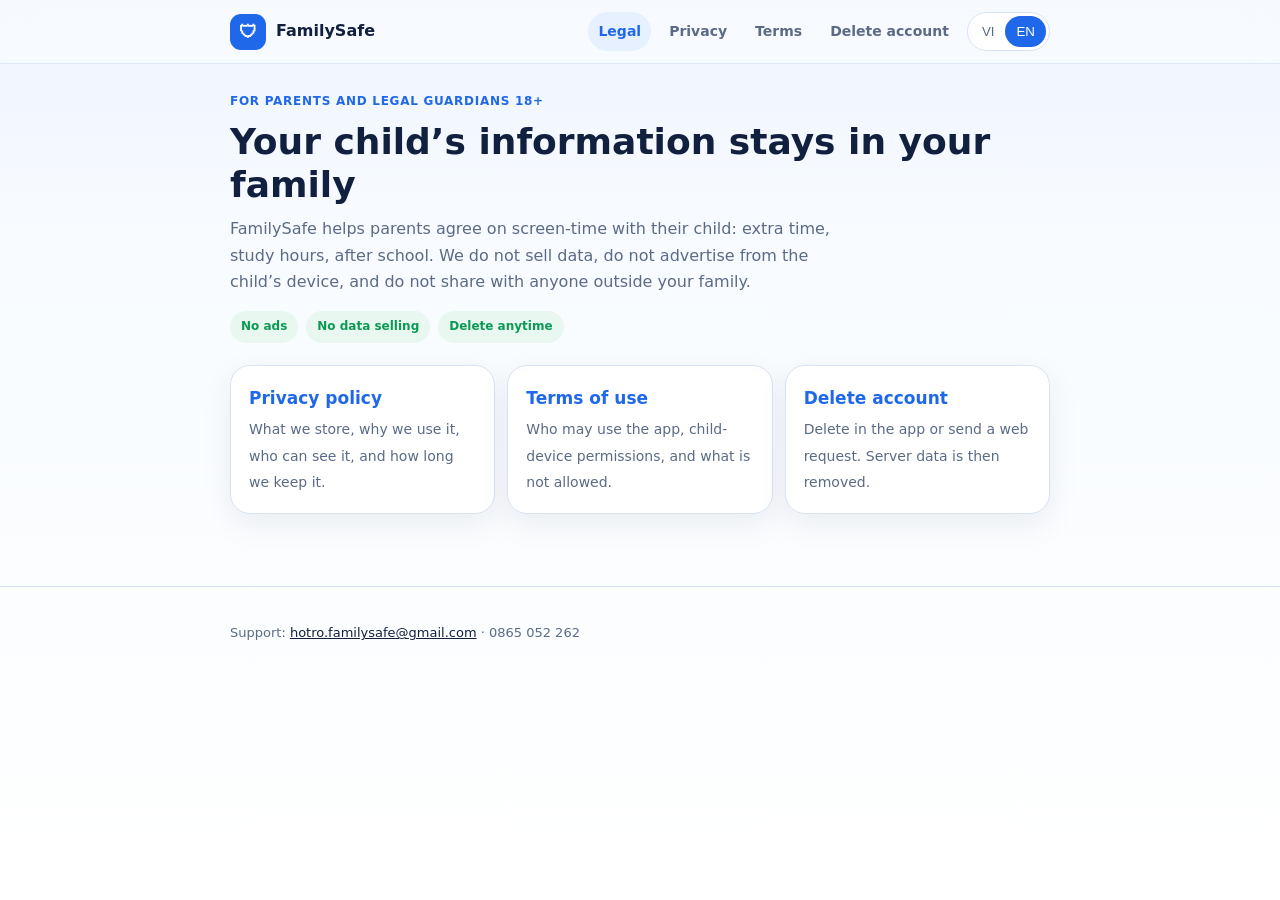
<file: index.html>
<!doctype html>
<html lang="vi">
<head>
  <meta charset="utf-8"/>
  <meta name="viewport" content="width=device-width,initial-scale=1"/>
  <title>FamilySafe · Legal</title>
  <meta name="description" content="Privacy policy, terms, and account deletion for FamilySafe — a parenting app for guardians 18+."/>
  <link rel="stylesheet" href="assets/style.css"/>
</head>
<body>
  <header class="top">
    <div class="wrap top-inner">
      <a class="brand" href="./"><span class="mark" aria-hidden="true">🛡</span>FamilySafe</a>
      <nav class="nav">
        <a class="active" href="./"><span data-lang="vi">Pháp lý</span><span data-lang="en" hidden>Legal</span></a>
        <a href="privacy/"><span data-lang="vi">Quyền riêng tư</span><span data-lang="en" hidden>Privacy</span></a>
        <a href="terms/"><span data-lang="vi">Điều khoản</span><span data-lang="en" hidden>Terms</span></a>
        <a href="delete-account/"><span data-lang="vi">Xóa tài khoản</span><span data-lang="en" hidden>Delete account</span></a>
        <div class="lang" role="group" aria-label="Language">
          <button type="button" data-set-lang="vi" aria-pressed="true">VI</button>
          <button type="button" data-set-lang="en" aria-pressed="false">EN</button>
        </div>
      </nav>
    </div>
  </header>
  <main class="wrap">
    <section class="hero">
      <p class="kicker" data-lang="vi">Dành cho bố mẹ / người giám hộ 18+</p>
      <p class="kicker" data-lang="en" hidden>For parents and legal guardians 18+</p>
      <h1 data-lang="vi">Thông tin của con chỉ dành cho gia đình bạn</h1>
      <h1 data-lang="en" hidden>Your child’s information stays in your family</h1>
      <p class="lede" data-lang="vi">FamilySafe giúp bố mẹ thống nhất giờ chơi điện thoại với con: xin thêm giờ, lịch học, tan học. Chúng tôi không bán dữ liệu, không chạy quảng cáo từ máy con, và không chia sẻ cho người ngoài gia đình.</p>
      <p class="lede" data-lang="en" hidden>FamilySafe helps parents agree on screen-time with their child: extra time, study hours, after school. We do not sell data, do not advertise from the child’s device, and do not share with anyone outside your family.</p>
      <div class="pills">
        <span class="pill" data-lang="vi">Không quảng cáo</span>
        <span class="pill" data-lang="en" hidden>No ads</span>
        <span class="pill" data-lang="vi">Không bán dữ liệu</span>
        <span class="pill" data-lang="en" hidden>No data selling</span>
        <span class="pill" data-lang="vi">Xóa tài khoản bất kỳ lúc nào</span>
        <span class="pill" data-lang="en" hidden>Delete anytime</span>
      </div>
    </section>
    <div class="grid cols-3">
      <a class="home-card" href="privacy/">
        <strong data-lang="vi">Chính sách quyền riêng tư</strong>
        <strong data-lang="en" hidden>Privacy policy</strong>
        <span data-lang="vi">Chúng tôi lưu gì, dùng để làm gì, chia sẻ với ai, và giữ trong bao lâu.</span>
        <span data-lang="en" hidden>What we store, why we use it, who can see it, and how long we keep it.</span>
      </a>
      <a class="home-card" href="terms/">
        <strong data-lang="vi">Điều khoản sử dụng</strong>
        <strong data-lang="en" hidden>Terms of use</strong>
        <span data-lang="vi">Ai được dùng app, quyền trên máy con, và những việc không được làm.</span>
        <span data-lang="en" hidden>Who may use the app, child-device permissions, and what is not allowed.</span>
      </a>
      <a class="home-card" href="delete-account/">
        <strong data-lang="vi">Xóa tài khoản</strong>
        <strong data-lang="en" hidden>Delete account</strong>
        <span data-lang="vi">Xóa trong app hoặc gửi yêu cầu trên web. Dữ liệu trên máy chủ sẽ bị xóa.</span>
        <span data-lang="en" hidden>Delete in the app or send a web request. Server data is then removed.</span>
      </a>
    </div>
  </main>
  <footer class="foot">
    <div class="wrap">
      <p data-lang="vi">Hỗ trợ: <a href="mailto:hotro.familysafe@gmail.com">hotro.familysafe@gmail.com</a> · 0865 052 262</p>
      <p data-lang="en" hidden>Support: <a href="mailto:hotro.familysafe@gmail.com">hotro.familysafe@gmail.com</a> · 0865 052 262</p>
    </div>
  </footer>
  <script src="assets/site.js"></script>
</body>
</html>
</file>
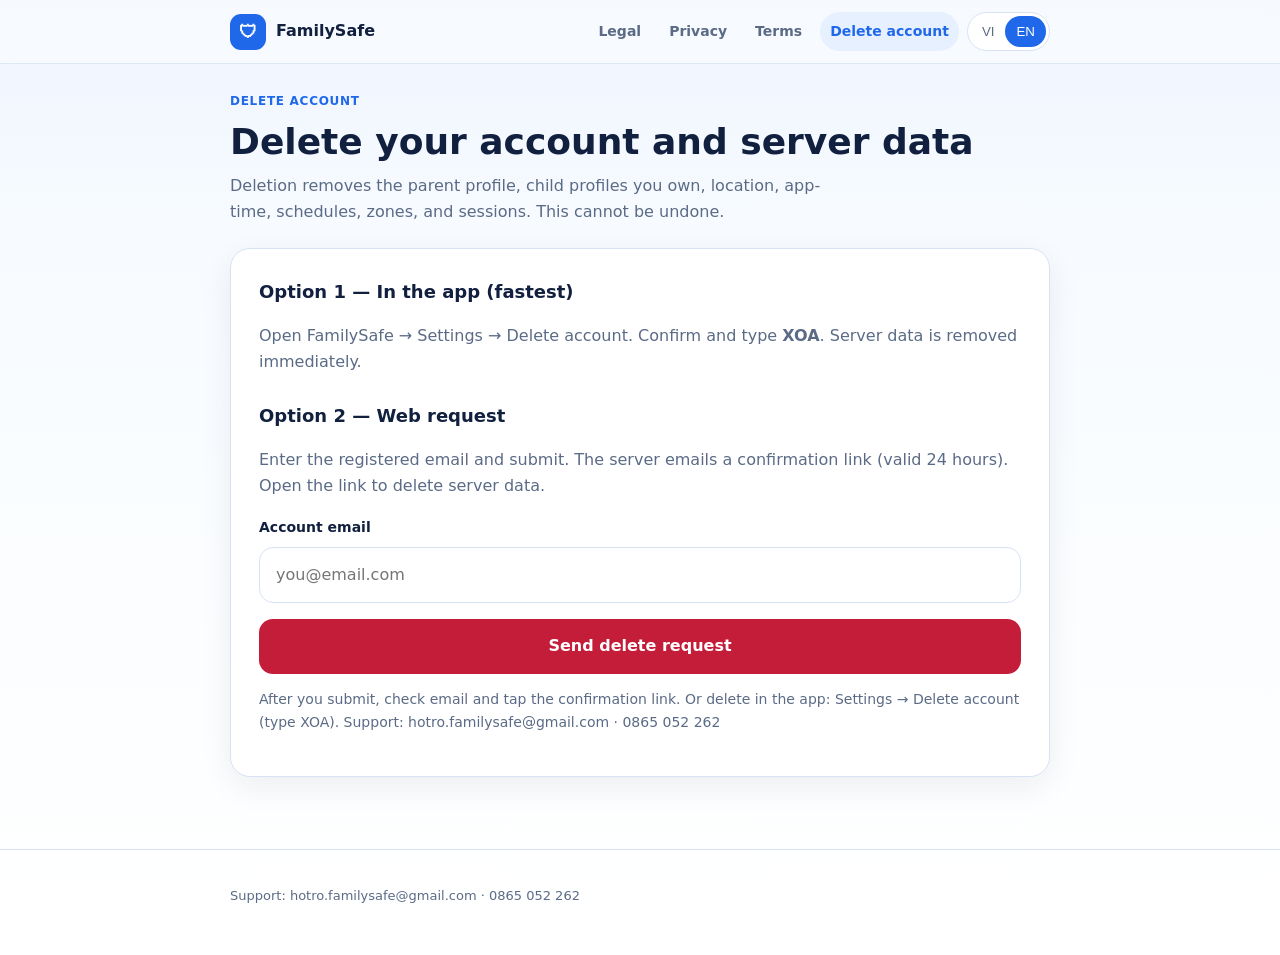
<file: delete-account/index.html>
<!doctype html>
<html lang="vi">
<head>
  <meta charset="utf-8"/>
  <meta name="viewport" content="width=device-width,initial-scale=1"/>
  <title>FamilySafe · Delete account</title>
  <meta name="description" content="Delete your FamilySafe account in the app or by email. Server data is removed and cannot be restored."/>
  <link rel="stylesheet" href="../assets/style.css"/>
</head>
<body>
  <header class="top">
    <div class="wrap top-inner">
      <a class="brand" href="../"><span class="mark" aria-hidden="true">🛡</span>FamilySafe</a>
      <nav class="nav">
        <a href="../"><span data-lang="vi">Pháp lý</span><span data-lang="en" hidden>Legal</span></a>
        <a href="../privacy/"><span data-lang="vi">Quyền riêng tư</span><span data-lang="en" hidden>Privacy</span></a>
        <a href="../terms/"><span data-lang="vi">Điều khoản</span><span data-lang="en" hidden>Terms</span></a>
        <a class="active" href="./"><span data-lang="vi">Xóa tài khoản</span><span data-lang="en" hidden>Delete account</span></a>
        <div class="lang" role="group" aria-label="Language">
          <button type="button" data-set-lang="vi" aria-pressed="true">VI</button>
          <button type="button" data-set-lang="en" aria-pressed="false">EN</button>
        </div>
      </nav>
    </div>
  </header>
  <main class="wrap">
    <section class="hero">
      <p class="kicker" data-lang="vi">Xóa tài khoản</p>
      <p class="kicker" data-lang="en" hidden>Delete account</p>
      <h1 data-lang="vi">Xóa tài khoản và dữ liệu trên máy chủ</h1>
      <h1 data-lang="en" hidden>Delete your account and server data</h1>
      <p class="lede" data-lang="vi">Xóa sẽ gỡ hồ sơ bố/mẹ, hồ sơ con do bạn sở hữu, vị trí, thời gian dùng app, lịch, khu vực và phiên đăng nhập. Không khôi phục được.</p>
      <p class="lede" data-lang="en" hidden>Deletion removes the parent profile, child profiles you own, location, app-time, schedules, zones, and sessions. This cannot be undone.</p>
    </section>
    <div class="card">
      <div data-lang="vi">
        <h2>Cách 1 — Trong app (nhanh)</h2>
        <p>Mở FamilySafe → Cài đặt → Xóa tài khoản. Xác nhận và gõ <strong>XOA</strong>. Dữ liệu trên máy chủ bị xóa ngay.</p>
        <h2>Cách 2 — Gửi yêu cầu trên web</h2>
        <p>Điền email đã đăng ký rồi gửi. Máy chủ gửi liên kết xác nhận (hết hạn 24 giờ). Bấm liên kết để xóa dữ liệu trên máy chủ.</p>
      </div>
      <div data-lang="en" hidden>
        <h2>Option 1 — In the app (fastest)</h2>
        <p>Open FamilySafe → Settings → Delete account. Confirm and type <strong>XOA</strong>. Server data is removed immediately.</p>
        <h2>Option 2 — Web request</h2>
        <p>Enter the registered email and submit. The server emails a confirmation link (valid 24 hours). Open the link to delete server data.</p>
      </div>
      <form id="delete-form" method="post" action="https://familysafe.vm200.src.io.vn/api/delete-account">
        <label for="email"><span data-lang="vi">Email tài khoản</span><span data-lang="en" hidden>Account email</span></label>
        <input id="email" name="email" type="email" required maxlength="254" autocomplete="email" placeholder="you@email.com"/>
        <button class="btn btn-danger" type="submit">
          <span data-lang="vi">Gửi yêu cầu xóa</span>
          <span data-lang="en" hidden>Send delete request</span>
        </button>
      </form>
      <p class="note" data-lang="vi">Sau khi gửi, kiểm tra email và bấm liên kết xác nhận. Hoặc xóa ngay trong app: Cài đặt → Xóa tài khoản (gõ XOA). Hỗ trợ: hotro.familysafe@gmail.com · 0865 052 262</p>
      <p class="note" data-lang="en" hidden>After you submit, check email and tap the confirmation link. Or delete in the app: Settings → Delete account (type XOA). Support: hotro.familysafe@gmail.com · 0865 052 262</p>
    </div>
  </main>
  <footer class="foot">
    <div class="wrap">
      <p data-lang="vi">Hỗ trợ: hotro.familysafe@gmail.com · 0865 052 262</p>
      <p data-lang="en" hidden>Support: hotro.familysafe@gmail.com · 0865 052 262</p>
    </div>
  </footer>
  <script src="../assets/site.js"></script>
</body>
</html>
</file>
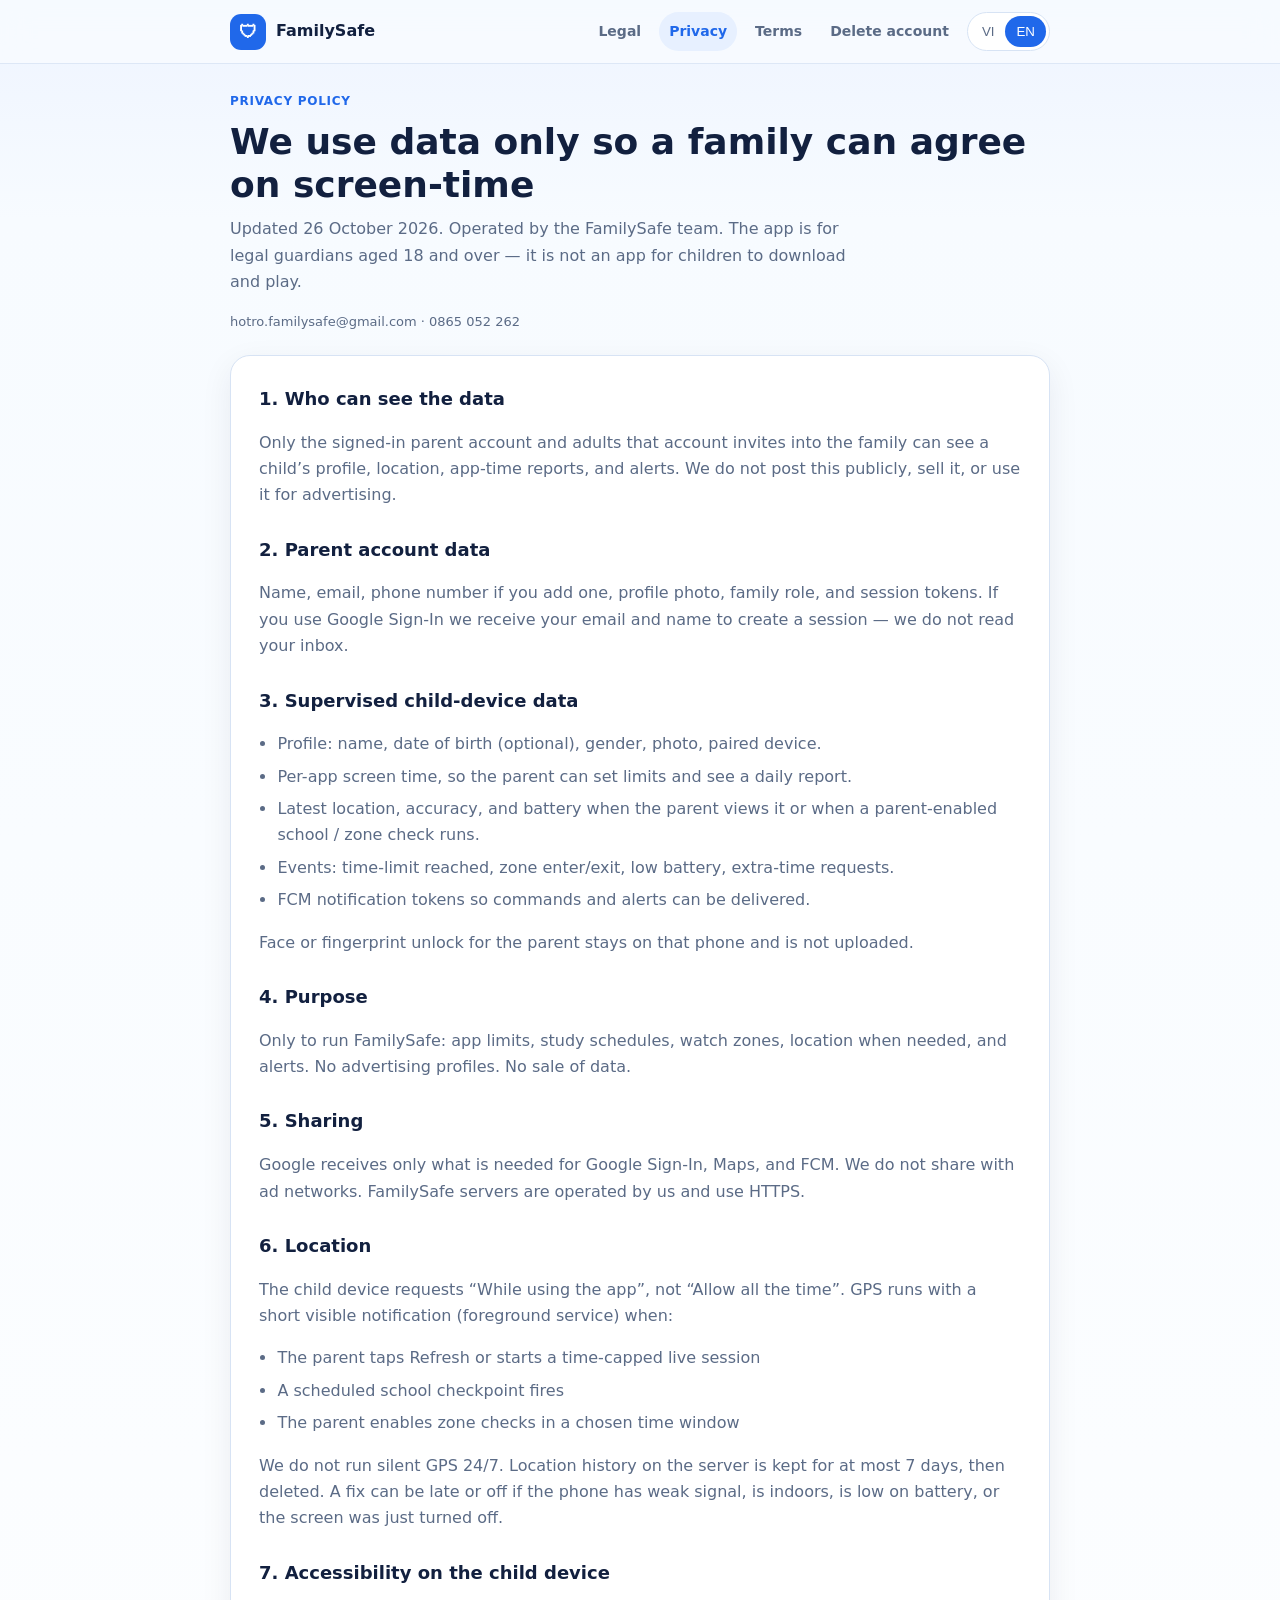
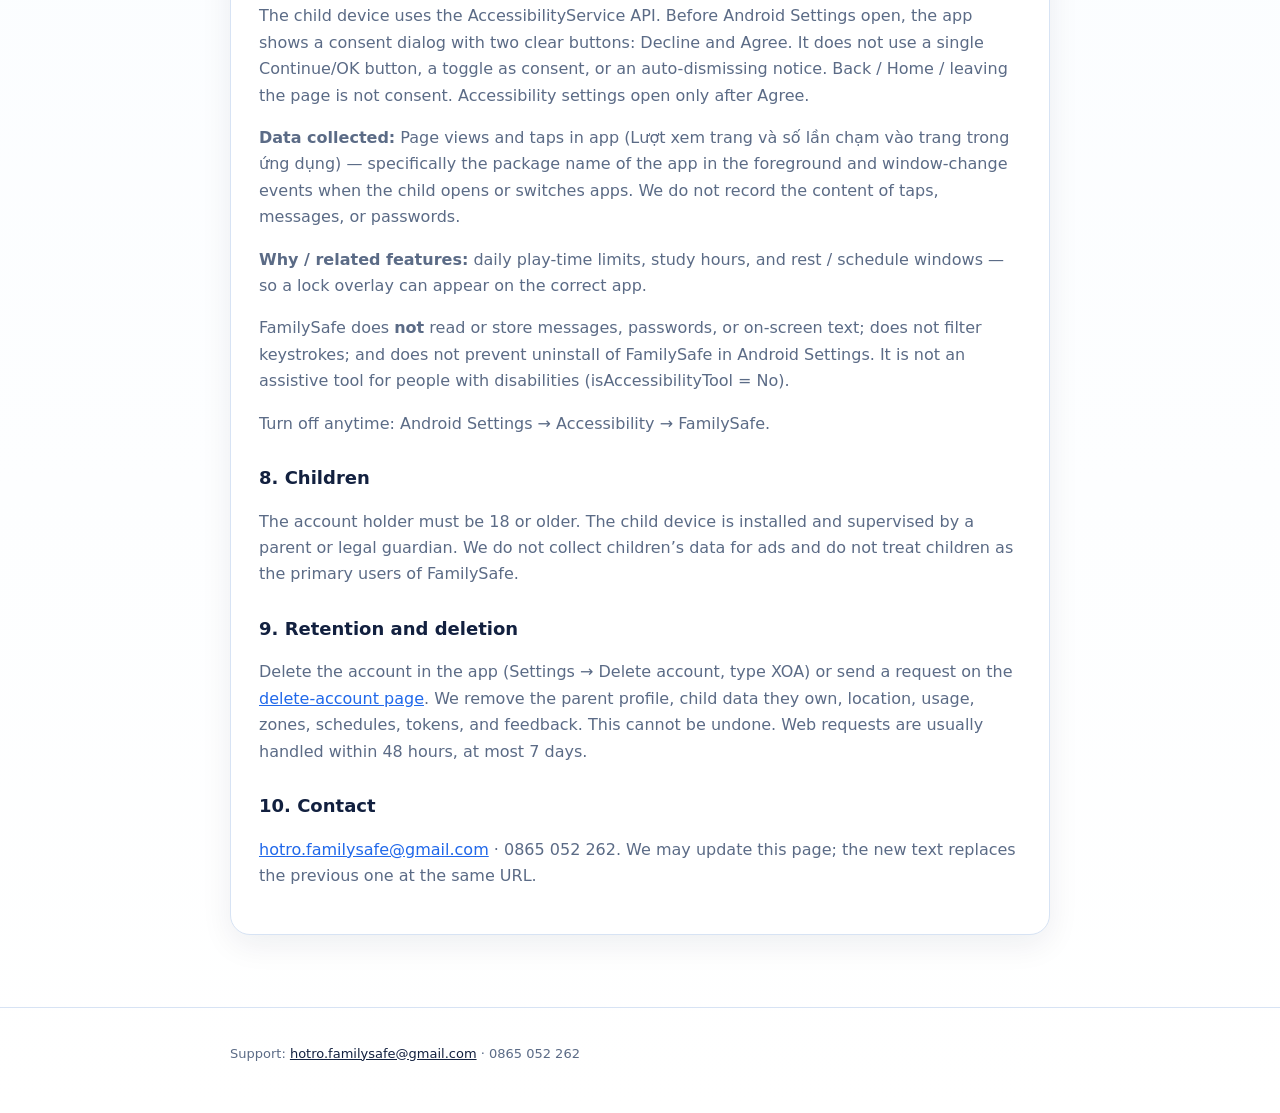
<file: privacy/index.html>
<!doctype html>
<html lang="vi">
<head>
  <meta charset="utf-8"/>
  <meta name="viewport" content="width=device-width,initial-scale=1"/>
  <title>FamilySafe · Privacy policy</title>
  <meta name="description" content="FamilySafe privacy policy: parent accounts, supervised child devices, location when needed, no ads, account deletion."/>
  <link rel="stylesheet" href="../assets/style.css"/>
</head>
<body>
  <header class="top">
    <div class="wrap top-inner">
      <a class="brand" href="../"><span class="mark" aria-hidden="true">🛡</span>FamilySafe</a>
      <nav class="nav">
        <a href="../"><span data-lang="vi">Pháp lý</span><span data-lang="en" hidden>Legal</span></a>
        <a class="active" href="./"><span data-lang="vi">Quyền riêng tư</span><span data-lang="en" hidden>Privacy</span></a>
        <a href="../terms/"><span data-lang="vi">Điều khoản</span><span data-lang="en" hidden>Terms</span></a>
        <a href="../delete-account/"><span data-lang="vi">Xóa tài khoản</span><span data-lang="en" hidden>Delete account</span></a>
        <div class="lang" role="group" aria-label="Language">
          <button type="button" data-set-lang="vi" aria-pressed="true">VI</button>
          <button type="button" data-set-lang="en" aria-pressed="false">EN</button>
        </div>
      </nav>
    </div>
  </header>
  <main class="wrap">
    <section class="hero">
      <p class="kicker" data-lang="vi">Chính sách quyền riêng tư</p>
      <p class="kicker" data-lang="en" hidden>Privacy policy</p>
      <h1 data-lang="vi">Chúng tôi chỉ dùng dữ liệu để cả nhà thống nhất giờ chơi</h1>
      <h1 data-lang="en" hidden>We use data only so a family can agree on screen-time</h1>
      <p class="lede" data-lang="vi">Cập nhật 26/10/2026. FamilySafe do nhóm FamilySafe vận hành. App dành cho người giám hộ từ 18 tuổi — không phải app cho trẻ tự tải và chơi.</p>
      <p class="lede" data-lang="en" hidden>Updated 26 October 2026. Operated by the FamilySafe team. The app is for legal guardians aged 18 and over — it is not an app for children to download and play.</p>
      <p class="meta">hotro.familysafe@gmail.com · 0865 052 262</p>
    </section>
    <div class="card">
      <div data-lang="vi">
        <h2>1. Ai xem được dữ liệu</h2>
        <p>Tài khoản bố/mẹ đã đăng nhập, và người lớn được chủ tài khoản mời vào gia đình, mới xem được hồ sơ con, vị trí, thời gian dùng app và cảnh báo. Chúng tôi không đăng công khai, không bán, không dùng cho quảng cáo.</p>
        <h2>2. Dữ liệu tài khoản bố/mẹ</h2>
        <p>Họ tên, email, số điện thoại (nếu bạn điền), ảnh đại diện, vai trò trong gia đình, token phiên đăng nhập. Nếu đăng nhập Google, chúng tôi nhận email và tên từ Google để tạo phiên — không đọc hộp thư của bạn.</p>
        <h2>3. Dữ liệu máy con (do bố mẹ giám sát)</h2>
        <ul>
          <li>Hồ sơ: tên, ngày sinh (không bắt buộc), giới tính, ảnh, thiết bị đã ghép.</li>
          <li>Thời gian dùng từng ứng dụng, để đặt giới hạn và xem báo cáo trong ngày.</li>
          <li>Vị trí gần nhất, độ chính xác, pin, khi bố mẹ xem hoặc khi có mốc kiểm tra / khu vực bố mẹ đã bật.</li>
          <li>Sự kiện: hết giờ app, đến/rời khu vực, pin yếu, yêu cầu thêm giờ.</li>
          <li>Token thông báo (FCM) để gửi lệnh và cảnh báo.</li>
        </ul>
        <p>Khuôn mặt hoặc vân tay (đăng nhập nhanh) chỉ lưu trên điện thoại bố mẹ, không gửi lên máy chủ.</p>
        <h2>4. Mục đích</h2>
        <p>Chỉ để chạy FamilySafe: giới hạn app, lịch học, khu vực theo dõi, vị trí khi cần, cảnh báo. Không tạo hồ sơ quảng cáo. Không bán dữ liệu.</p>
        <h2>5. Chia sẻ</h2>
        <p>Google chỉ nhận dữ liệu tối thiểu để Đăng nhập Google, Bản đồ, và thông báo FCM hoạt động. Không chia cho mạng quảng cáo. Máy chủ FamilySafe do chúng tôi vận hành, truyền HTTPS.</p>
        <h2>6. Vị trí</h2>
        <p>Máy con xin quyền “Khi dùng ứng dụng”, không xin “Cho phép mọi lúc”. GPS chạy kèm thông báo ngắn (foreground service) khi:</p>
        <ul>
          <li>Bố mẹ bấm Làm mới hoặc bật theo dõi trực tiếp có thời hạn</li>
          <li>Đến mốc kiểm tra trường theo lịch</li>
          <li>Bố mẹ bật kiểm tra khu vực trong khung giờ đã chọn</li>
        </ul>
        <p>Không bật GPS im lặng 24/7. Lịch sử vị trí trên máy chủ giữ tối đa 7 ngày rồi xóa. Vị trí có thể chậm hoặc lệch khi máy con yếu sóng, ở trong nhà, pin yếu hoặc vừa tắt màn hình.</p>
        <h2>7. Quyền Trợ năng trên máy con</h2>
        <p>Máy con dùng API AccessibilityService. Trước khi mở Cài đặt Android, app hiện hộp thoại xin phép với hai nút rõ ràng: Decline / Không đồng ý và Agree / Đồng ý. Không dùng một nút Continue/OK, không dùng công tắc làm đồng ý, không tự đóng. Back / Home / rời trang không được tính là đồng ý. Chỉ sau khi bấm Agree mới mở trang Trợ năng.</p>
        <p><strong>Dữ liệu thu thập:</strong> Page views and taps in app / Lượt xem trang và số lần chạm vào trang trong ứng dụng — cụ thể là tên gói ứng dụng đang mở và sự kiện đổi cửa sổ khi con mở / chuyển app. Không ghi nội dung lần chạm, tin nhắn hay mật khẩu.</p>
        <p><strong>Vì sao / tính năng:</strong> giới hạn giờ chơi trong ngày, giờ học, tạm nghỉ / khung giờ — để hiện màn tạm nghỉ đúng app.</p>
        <p>FamilySafe <strong>không</strong>: đọc hay lưu tin nhắn, mật khẩu, chữ trên màn hình; lọc phím; chặn gỡ FamilySafe trong Cài đặt Android. Không phải công cụ hỗ trợ người khuyết tật (isAccessibilityTool = Không).</p>
        <p>Tắt bất cứ lúc nào: Cài đặt Android → Trợ năng → FamilySafe.</p>
        <h2>8. Trẻ em</h2>
        <p>Người tạo tài khoản phải từ 18 tuổi. Máy con do bố mẹ / người giám hộ cài và giám sát. Chúng tôi không thu thập dữ liệu từ trẻ để quảng cáo và không nhắm FamilySafe vào trẻ như người dùng chính.</p>
        <h2>9. Lưu trữ và xóa</h2>
        <p>Bạn xóa tài khoản trong app (Cài đặt → Xóa tài khoản, gõ XOA) hoặc gửi yêu cầu tại <a href="../delete-account/">trang xóa tài khoản</a>. Chúng tôi xóa hồ sơ bố mẹ, dữ liệu con do bạn sở hữu, vị trí, usage, khu vực, lịch, token và phản hồi. Không khôi phục được. Yêu cầu web thường xử lý trong 48 giờ, tối đa 7 ngày.</p>
        <h2>10. Liên hệ</h2>
        <p><a href="mailto:hotro.familysafe@gmail.com">hotro.familysafe@gmail.com</a> · 0865 052 262. Chúng tôi có thể cập nhật trang này; bản mới thay thế bản cũ trên cùng địa chỉ.</p>
      </div>
      <div data-lang="en" hidden>
        <h2>1. Who can see the data</h2>
        <p>Only the signed-in parent account and adults that account invites into the family can see a child’s profile, location, app-time reports, and alerts. We do not post this publicly, sell it, or use it for advertising.</p>
        <h2>2. Parent account data</h2>
        <p>Name, email, phone number if you add one, profile photo, family role, and session tokens. If you use Google Sign-In we receive your email and name to create a session — we do not read your inbox.</p>
        <h2>3. Supervised child-device data</h2>
        <ul>
          <li>Profile: name, date of birth (optional), gender, photo, paired device.</li>
          <li>Per-app screen time, so the parent can set limits and see a daily report.</li>
          <li>Latest location, accuracy, and battery when the parent views it or when a parent-enabled school / zone check runs.</li>
          <li>Events: time-limit reached, zone enter/exit, low battery, extra-time requests.</li>
          <li>FCM notification tokens so commands and alerts can be delivered.</li>
        </ul>
        <p>Face or fingerprint unlock for the parent stays on that phone and is not uploaded.</p>
        <h2>4. Purpose</h2>
        <p>Only to run FamilySafe: app limits, study schedules, watch zones, location when needed, and alerts. No advertising profiles. No sale of data.</p>
        <h2>5. Sharing</h2>
        <p>Google receives only what is needed for Google Sign-In, Maps, and FCM. We do not share with ad networks. FamilySafe servers are operated by us and use HTTPS.</p>
        <h2>6. Location</h2>
        <p>The child device requests “While using the app”, not “Allow all the time”. GPS runs with a short visible notification (foreground service) when:</p>
        <ul>
          <li>The parent taps Refresh or starts a time-capped live session</li>
          <li>A scheduled school checkpoint fires</li>
          <li>The parent enables zone checks in a chosen time window</li>
        </ul>
        <p>We do not run silent GPS 24/7. Location history on the server is kept for at most 7 days, then deleted. A fix can be late or off if the phone has weak signal, is indoors, is low on battery, or the screen was just turned off.</p>
        <h2>7. Accessibility on the child device</h2>
        <p>The child device uses the AccessibilityService API. Before Android Settings open, the app shows a consent dialog with two clear buttons: Decline and Agree. It does not use a single Continue/OK button, a toggle as consent, or an auto-dismissing notice. Back / Home / leaving the page is not consent. Accessibility settings open only after Agree.</p>
        <p><strong>Data collected:</strong> Page views and taps in app (Lượt xem trang và số lần chạm vào trang trong ứng dụng) — specifically the package name of the app in the foreground and window-change events when the child opens or switches apps. We do not record the content of taps, messages, or passwords.</p>
        <p><strong>Why / related features:</strong> daily play-time limits, study hours, and rest / schedule windows — so a lock overlay can appear on the correct app.</p>
        <p>FamilySafe does <strong>not</strong> read or store messages, passwords, or on-screen text; does not filter keystrokes; and does not prevent uninstall of FamilySafe in Android Settings. It is not an assistive tool for people with disabilities (isAccessibilityTool = No).</p>
        <p>Turn off anytime: Android Settings → Accessibility → FamilySafe.</p>
        <h2>8. Children</h2>
        <p>The account holder must be 18 or older. The child device is installed and supervised by a parent or legal guardian. We do not collect children’s data for ads and do not treat children as the primary users of FamilySafe.</p>
        <h2>9. Retention and deletion</h2>
        <p>Delete the account in the app (Settings → Delete account, type XOA) or send a request on the <a href="../delete-account/">delete-account page</a>. We remove the parent profile, child data they own, location, usage, zones, schedules, tokens, and feedback. This cannot be undone. Web requests are usually handled within 48 hours, at most 7 days.</p>
        <h2>10. Contact</h2>
        <p><a href="mailto:hotro.familysafe@gmail.com">hotro.familysafe@gmail.com</a> · 0865 052 262. We may update this page; the new text replaces the previous one at the same URL.</p>
      </div>
    </div>
  </main>
  <footer class="foot">
    <div class="wrap">
      <p data-lang="vi">Hỗ trợ: <a href="mailto:hotro.familysafe@gmail.com">hotro.familysafe@gmail.com</a> · 0865 052 262</p>
      <p data-lang="en" hidden>Support: <a href="mailto:hotro.familysafe@gmail.com">hotro.familysafe@gmail.com</a> · 0865 052 262</p>
    </div>
  </footer>
  <script src="../assets/site.js"></script>
</body>
</html>
</file>
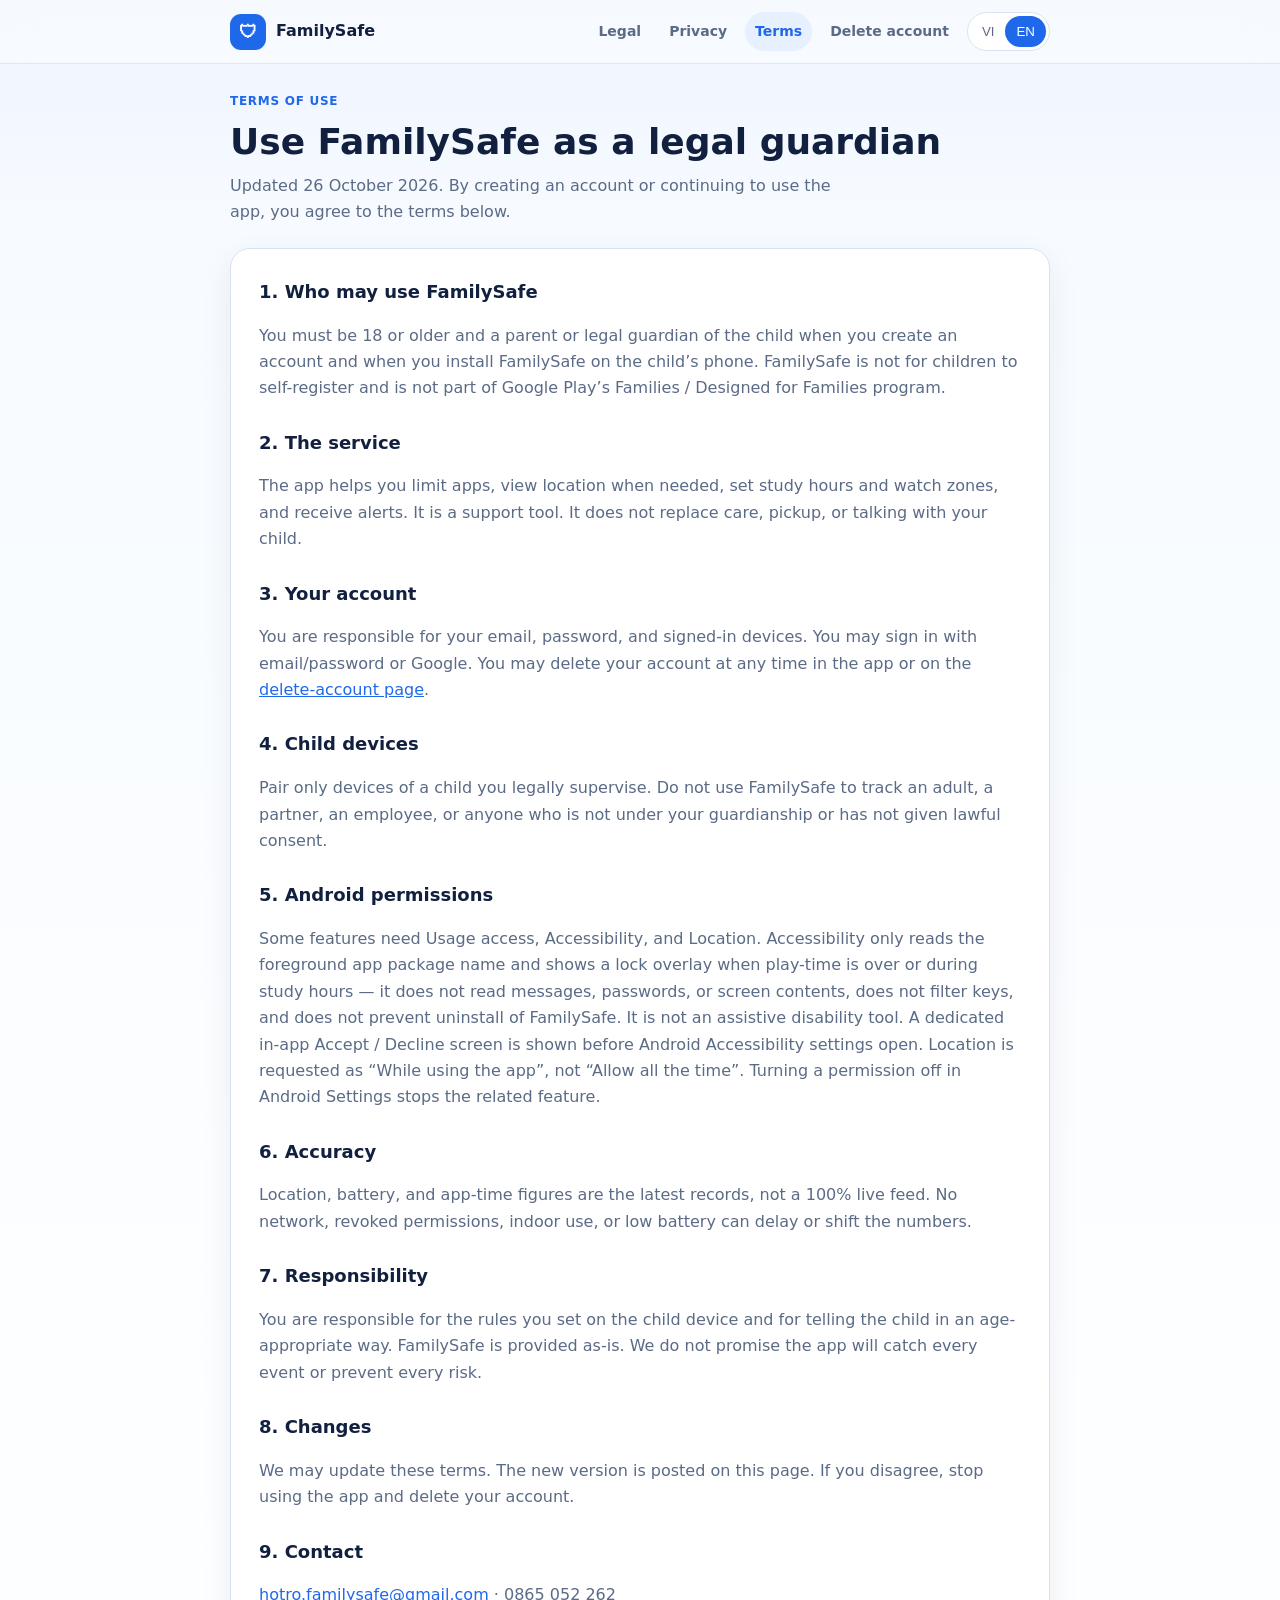
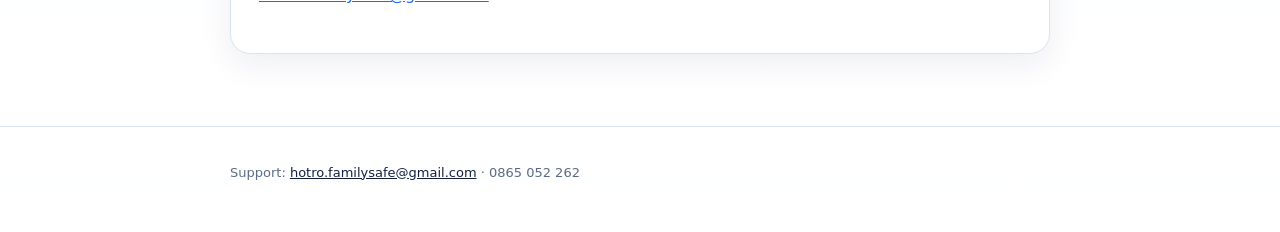
<file: terms/index.html>
<!doctype html>
<html lang="vi">
<head>
  <meta charset="utf-8"/>
  <meta name="viewport" content="width=device-width,initial-scale=1"/>
  <title>FamilySafe · Terms of use</title>
  <meta name="description" content="FamilySafe terms: 18+ parenting app, supervised child devices, Android permissions, no silent 24/7 tracking."/>
  <link rel="stylesheet" href="../assets/style.css"/>
</head>
<body>
  <header class="top">
    <div class="wrap top-inner">
      <a class="brand" href="../"><span class="mark" aria-hidden="true">🛡</span>FamilySafe</a>
      <nav class="nav">
        <a href="../"><span data-lang="vi">Pháp lý</span><span data-lang="en" hidden>Legal</span></a>
        <a href="../privacy/"><span data-lang="vi">Quyền riêng tư</span><span data-lang="en" hidden>Privacy</span></a>
        <a class="active" href="./"><span data-lang="vi">Điều khoản</span><span data-lang="en" hidden>Terms</span></a>
        <a href="../delete-account/"><span data-lang="vi">Xóa tài khoản</span><span data-lang="en" hidden>Delete account</span></a>
        <div class="lang" role="group" aria-label="Language">
          <button type="button" data-set-lang="vi" aria-pressed="true">VI</button>
          <button type="button" data-set-lang="en" aria-pressed="false">EN</button>
        </div>
      </nav>
    </div>
  </header>
  <main class="wrap">
    <section class="hero">
      <p class="kicker" data-lang="vi">Điều khoản sử dụng</p>
      <p class="kicker" data-lang="en" hidden>Terms of use</p>
      <h1 data-lang="vi">Dùng FamilySafe đúng với vai trò người giám hộ</h1>
      <h1 data-lang="en" hidden>Use FamilySafe as a legal guardian</h1>
      <p class="lede" data-lang="vi">Cập nhật 26/10/2026. Khi tạo tài khoản hoặc tiếp tục dùng app, bạn đồng ý với các điều dưới đây.</p>
      <p class="lede" data-lang="en" hidden>Updated 26 October 2026. By creating an account or continuing to use the app, you agree to the terms below.</p>
    </section>
    <div class="card">
      <div data-lang="vi">
        <h2>1. Đối tượng</h2>
        <p>Bạn phải từ 18 tuổi và là bố/mẹ hoặc người giám hộ hợp pháp của trẻ khi tạo tài khoản và khi cài FamilySafe lên máy của trẻ. FamilySafe không dành cho trẻ tự đăng ký, không tham gia chương trình Families / Designed for Families.</p>
        <h2>2. Dịch vụ</h2>
        <p>App giúp giới hạn ứng dụng, xem vị trí khi cần, đặt lịch học và khu vực theo dõi, nhận cảnh báo. Đây là công cụ hỗ trợ. Không thay thế việc chăm sóc, đón đưa hay nói chuyện trực tiếp với con.</p>
        <h2>3. Tài khoản</h2>
        <p>Bạn chịu trách nhiệm bảo mật email, mật khẩu và máy đã đăng nhập. Có thể đăng nhập bằng email/mật khẩu hoặc Google. Được quyền xóa tài khoản bất cứ lúc nào trong app hoặc trên <a href="../delete-account/">trang xóa tài khoản</a>.</p>
        <h2>4. Máy con</h2>
        <p>Chỉ ghép thiết bị của trẻ bạn đang giám sát. Không dùng FamilySafe để theo dõi người lớn, bạn đời, nhân viên, hoặc bất kỳ ai không thuộc quyền giám hộ / không đồng ý hợp pháp.</p>
        <h2>5. Quyền trên Android</h2>
        <p>Một số tính năng cần Thời gian sử dụng, Trợ năng và Vị trí. Trợ năng chỉ lấy tên app đang mở và hiện màn hình khi hết giờ chơi hoặc giờ học — không đọc tin nhắn / mật khẩu / nội dung màn hình, không lọc phím, không chặn gỡ FamilySafe. Không phải công cụ khuyết tật. Trước khi mở Cài đặt Trợ năng, app hiện màn Accept / Decline trong app. Vị trí xin “Khi dùng ứng dụng”, không xin “mọi lúc”. Tắt quyền trong Cài đặt Android thì tính năng tương ứng dừng.</p>
        <h2>6. Độ chính xác</h2>
        <p>Vị trí, pin và thời gian dùng app là bản ghi gần nhất, không phải theo dõi tức thì 100%. Mất mạng, tắt quyền, ở trong nhà hoặc pin yếu có thể làm số liệu chậm hoặc lệch.</p>
        <h2>7. Nội dung và trách nhiệm</h2>
        <p>Bạn chịu trách nhiệm về luật đặt trên máy con và việc thông báo cho con ở mức phù hợp lứa tuổi. FamilySafe được cung cấp “nguyên trạng”. Chúng tôi không cam bảo app phát hiện mọi sự việc hay ngăn mọi rủi ro.</p>
        <h2>8. Thay đổi</h2>
        <p>Chúng tôi có thể cập nhật điều khoản. Bản mới được đăng trên trang này. Nếu không đồng ý, hãy ngừng dùng app và xóa tài khoản.</p>
        <h2>9. Liên hệ</h2>
        <p><a href="mailto:hotro.familysafe@gmail.com">hotro.familysafe@gmail.com</a> · 0865 052 262</p>
      </div>
      <div data-lang="en" hidden>
        <h2>1. Who may use FamilySafe</h2>
        <p>You must be 18 or older and a parent or legal guardian of the child when you create an account and when you install FamilySafe on the child’s phone. FamilySafe is not for children to self-register and is not part of Google Play’s Families / Designed for Families program.</p>
        <h2>2. The service</h2>
        <p>The app helps you limit apps, view location when needed, set study hours and watch zones, and receive alerts. It is a support tool. It does not replace care, pickup, or talking with your child.</p>
        <h2>3. Your account</h2>
        <p>You are responsible for your email, password, and signed-in devices. You may sign in with email/password or Google. You may delete your account at any time in the app or on the <a href="../delete-account/">delete-account page</a>.</p>
        <h2>4. Child devices</h2>
        <p>Pair only devices of a child you legally supervise. Do not use FamilySafe to track an adult, a partner, an employee, or anyone who is not under your guardianship or has not given lawful consent.</p>
        <h2>5. Android permissions</h2>
        <p>Some features need Usage access, Accessibility, and Location. Accessibility only reads the foreground app package name and shows a lock overlay when play-time is over or during study hours — it does not read messages, passwords, or screen contents, does not filter keys, and does not prevent uninstall of FamilySafe. It is not an assistive disability tool. A dedicated in-app Accept / Decline screen is shown before Android Accessibility settings open. Location is requested as “While using the app”, not “Allow all the time”. Turning a permission off in Android Settings stops the related feature.</p>
        <h2>6. Accuracy</h2>
        <p>Location, battery, and app-time figures are the latest records, not a 100% live feed. No network, revoked permissions, indoor use, or low battery can delay or shift the numbers.</p>
        <h2>7. Responsibility</h2>
        <p>You are responsible for the rules you set on the child device and for telling the child in an age-appropriate way. FamilySafe is provided as-is. We do not promise the app will catch every event or prevent every risk.</p>
        <h2>8. Changes</h2>
        <p>We may update these terms. The new version is posted on this page. If you disagree, stop using the app and delete your account.</p>
        <h2>9. Contact</h2>
        <p><a href="mailto:hotro.familysafe@gmail.com">hotro.familysafe@gmail.com</a> · 0865 052 262</p>
      </div>
    </div>
  </main>
  <footer class="foot">
    <div class="wrap">
      <p data-lang="vi">Hỗ trợ: <a href="mailto:hotro.familysafe@gmail.com">hotro.familysafe@gmail.com</a> · 0865 052 262</p>
      <p data-lang="en" hidden>Support: <a href="mailto:hotro.familysafe@gmail.com">hotro.familysafe@gmail.com</a> · 0865 052 262</p>
    </div>
  </footer>
  <script src="../assets/site.js"></script>
</body>
</html>
</file>
<file: assets/style.css>
:root {
  --bg: #eef4ff;
  --bg2: #f7fbff;
  --ink: #12203f;
  --muted: #5b6b86;
  --link: #2068ea;
  --card: #ffffff;
  --line: #d7e3f4;
  --ok: #0c9955;
  --ok-bg: #e8f7ef;
  --warn: #9a6700;
  --warn-bg: #fff7e8;
  --danger: #c41d3a;
  --shadow: 0 10px 32px rgba(18, 32, 63, 0.07);
  --radius: 20px;
  --max: 820px;
}
* { box-sizing: border-box; }
html { scroll-behavior: smooth; }
body {
  margin: 0;
  min-height: 100vh;
  font: 16px/1.65 "Segoe UI", system-ui, -apple-system, sans-serif;
  color: var(--ink);
  background: linear-gradient(180deg, var(--bg) 0%, var(--bg2) 220px, #fff 100%);
}
a { color: var(--link); }
img { max-width: 100%; }
.wrap { width: min(var(--max), calc(100% - 32px)); margin: 0 auto; }
.top {
  position: sticky; top: 0; z-index: 20;
  backdrop-filter: blur(14px);
  background: rgba(247, 251, 255, 0.88);
  border-bottom: 1px solid rgba(215, 227, 244, 0.8);
}
.top-inner {
  display: flex; flex-wrap: wrap; gap: 12px 16px;
  align-items: center; justify-content: space-between;
  padding: 12px 0;
}
.brand { display: flex; align-items: center; gap: 10px; text-decoration: none; color: var(--ink); font-weight: 800; }
.mark {
  width: 36px; height: 36px; border-radius: 11px;
  background: #2068ea; color: #fff; display: grid; place-items: center;
  font-size: 18px;
}
.nav { display: flex; flex-wrap: wrap; gap: 8px; align-items: center; }
.nav a {
  text-decoration: none; color: var(--muted); font-size: 14px; font-weight: 600;
  padding: 8px 10px; border-radius: 999px;
}
.nav a:hover, .nav a.active { color: var(--link); background: #e7f0ff; }
.lang {
  display: inline-flex; padding: 3px; border-radius: 999px;
  background: #fff; border: 1px solid var(--line);
}
.lang button {
  border: 0; background: transparent; color: var(--muted);
  font: 600 12px/1 inherit; padding: 8px 11px; border-radius: 999px; cursor: pointer;
}
.lang button[aria-pressed="true"] { background: var(--link); color: #fff; }
main { padding: 28px 0 72px; }
.hero { margin-bottom: 22px; }
.kicker { color: var(--link); font-size: 12px; font-weight: 800; letter-spacing: .06em; text-transform: uppercase; margin: 0 0 8px; }
h1 { font-size: clamp(26px, 5vw, 36px); line-height: 1.2; margin: 0 0 10px; }
.lede { color: var(--muted); font-size: 16px; margin: 0 0 16px; max-width: 62ch; }
.meta { color: var(--muted); font-size: 13px; margin: 0; }
.pills { display: flex; flex-wrap: wrap; gap: 8px; margin: 16px 0 0; }
.pill {
  background: var(--ok-bg); color: var(--ok); border-radius: 999px;
  padding: 6px 11px; font-size: 12px; font-weight: 700;
}
.grid { display: grid; gap: 12px; }
@media (min-width: 700px) { .grid.cols-3 { grid-template-columns: repeat(3, 1fr); } }
.card, .home-card {
  background: var(--card); border: 1px solid var(--line);
  border-radius: var(--radius); box-shadow: var(--shadow);
}
.card { padding: clamp(18px, 3vw, 28px); margin-top: 16px; }
.home-card {
  display: block; padding: 18px; text-decoration: none; color: inherit;
}
.home-card strong { display: block; color: var(--link); font-size: 17px; margin-bottom: 4px; }
.home-card span { color: var(--muted); font-size: 14px; }
h2 { font-size: 18px; margin: 26px 0 8px; }
.card h2:first-child { margin-top: 0; }
p, li { color: var(--muted); }
ul { padding-left: 1.15em; }
li { margin: 6px 0; }
.callout {
  border-radius: 16px; padding: 14px 16px; margin: 16px 0 0;
  background: var(--warn-bg); color: var(--warn);
}
.callout.ok { background: var(--ok-bg); color: #146c43; }
.note { font-size: 14px; color: var(--muted); }
label { display: block; font-weight: 700; margin-top: 14px; font-size: 14px; }
input, textarea, button.btn {
  width: 100%; padding: 14px 16px; margin-top: 8px;
  border: 1px solid var(--line); border-radius: 14px; font: inherit;
  background: #fff;
}
input:focus, textarea:focus { outline: 2px solid #9cc0ff; border-color: var(--link); }
button.btn {
  border: 0; font-weight: 800; cursor: pointer; margin-top: 16px;
  min-height: 50px;
}
button.btn-danger { background: var(--danger); color: #fff; }
.foot {
  border-top: 1px solid var(--line); padding: 22px 0 36px;
  color: var(--muted); font-size: 13px;
}
.foot a { color: var(--ink); }
[hidden] { display: none !important; }
@media (max-width: 560px) {
  .top-inner { align-items: flex-start; }
  .nav { width: 100%; }
  .nav a { padding: 10px 12px; }
}
</file>
